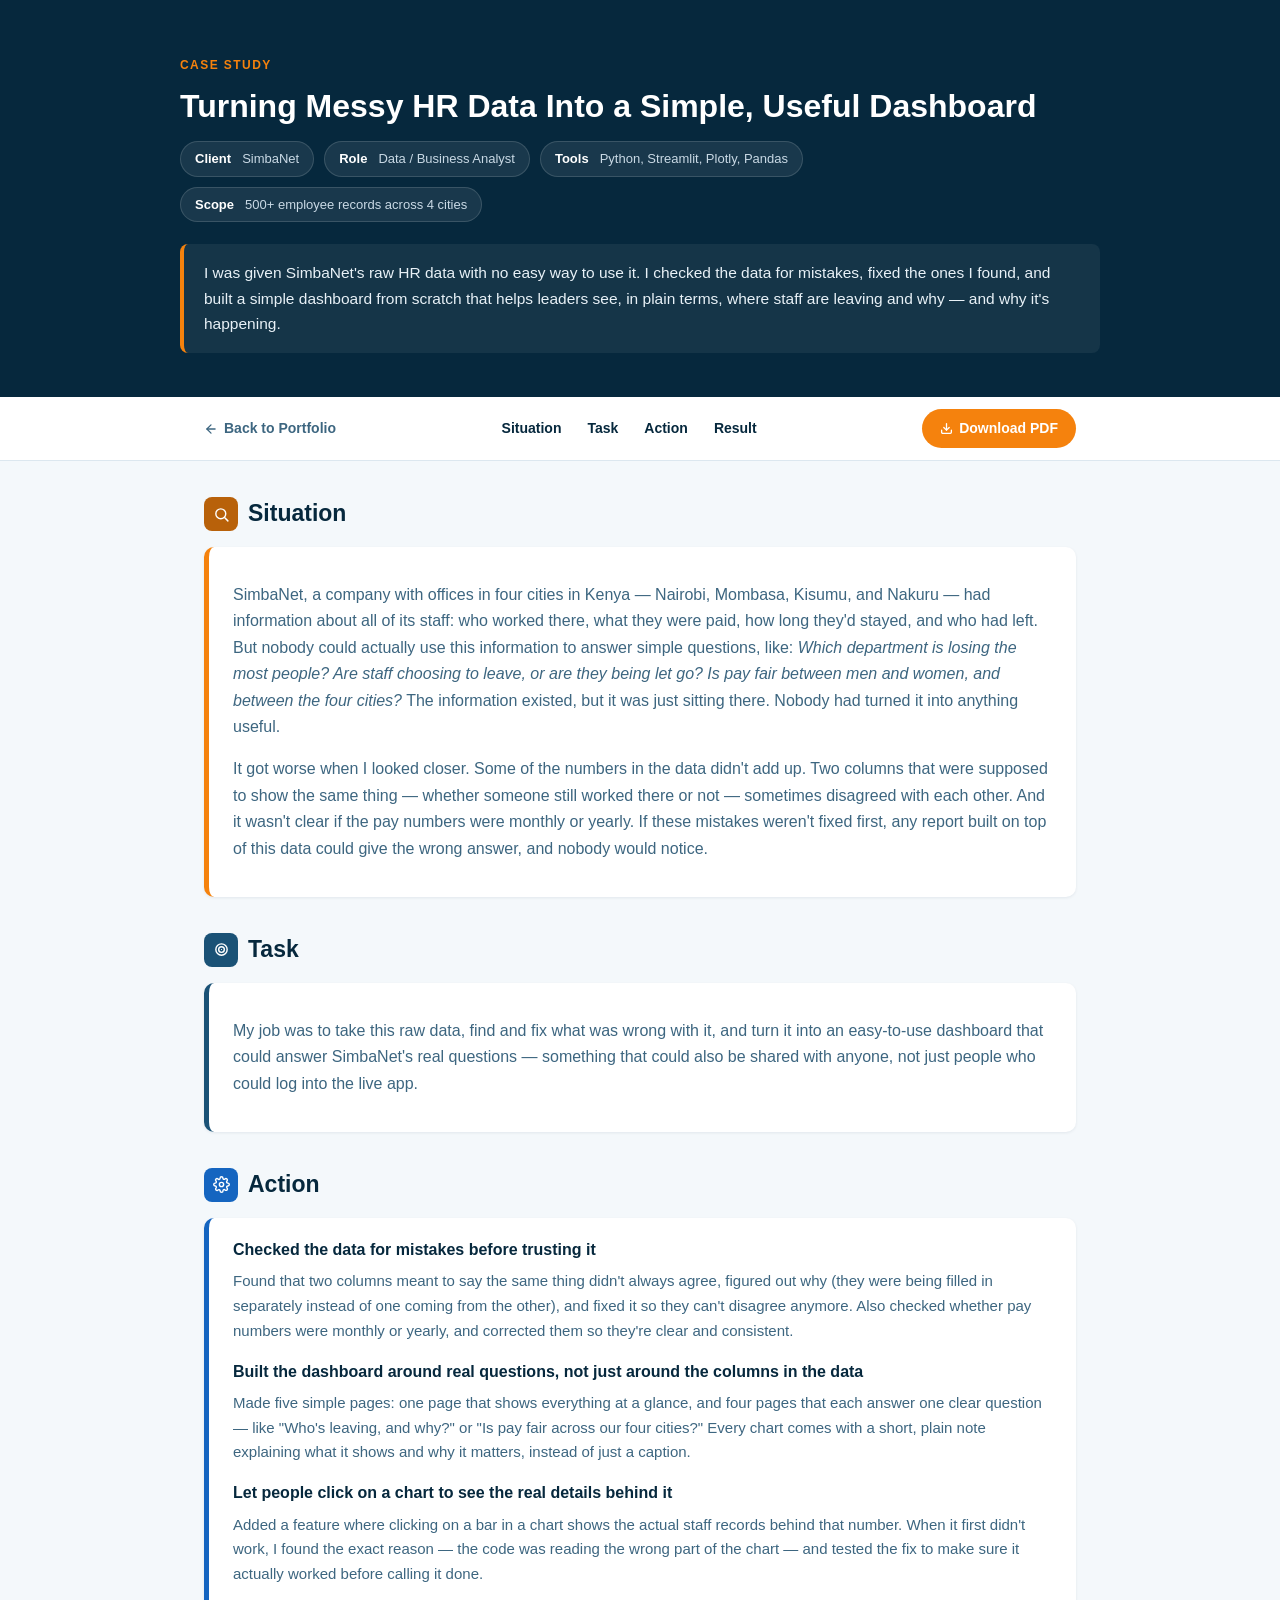
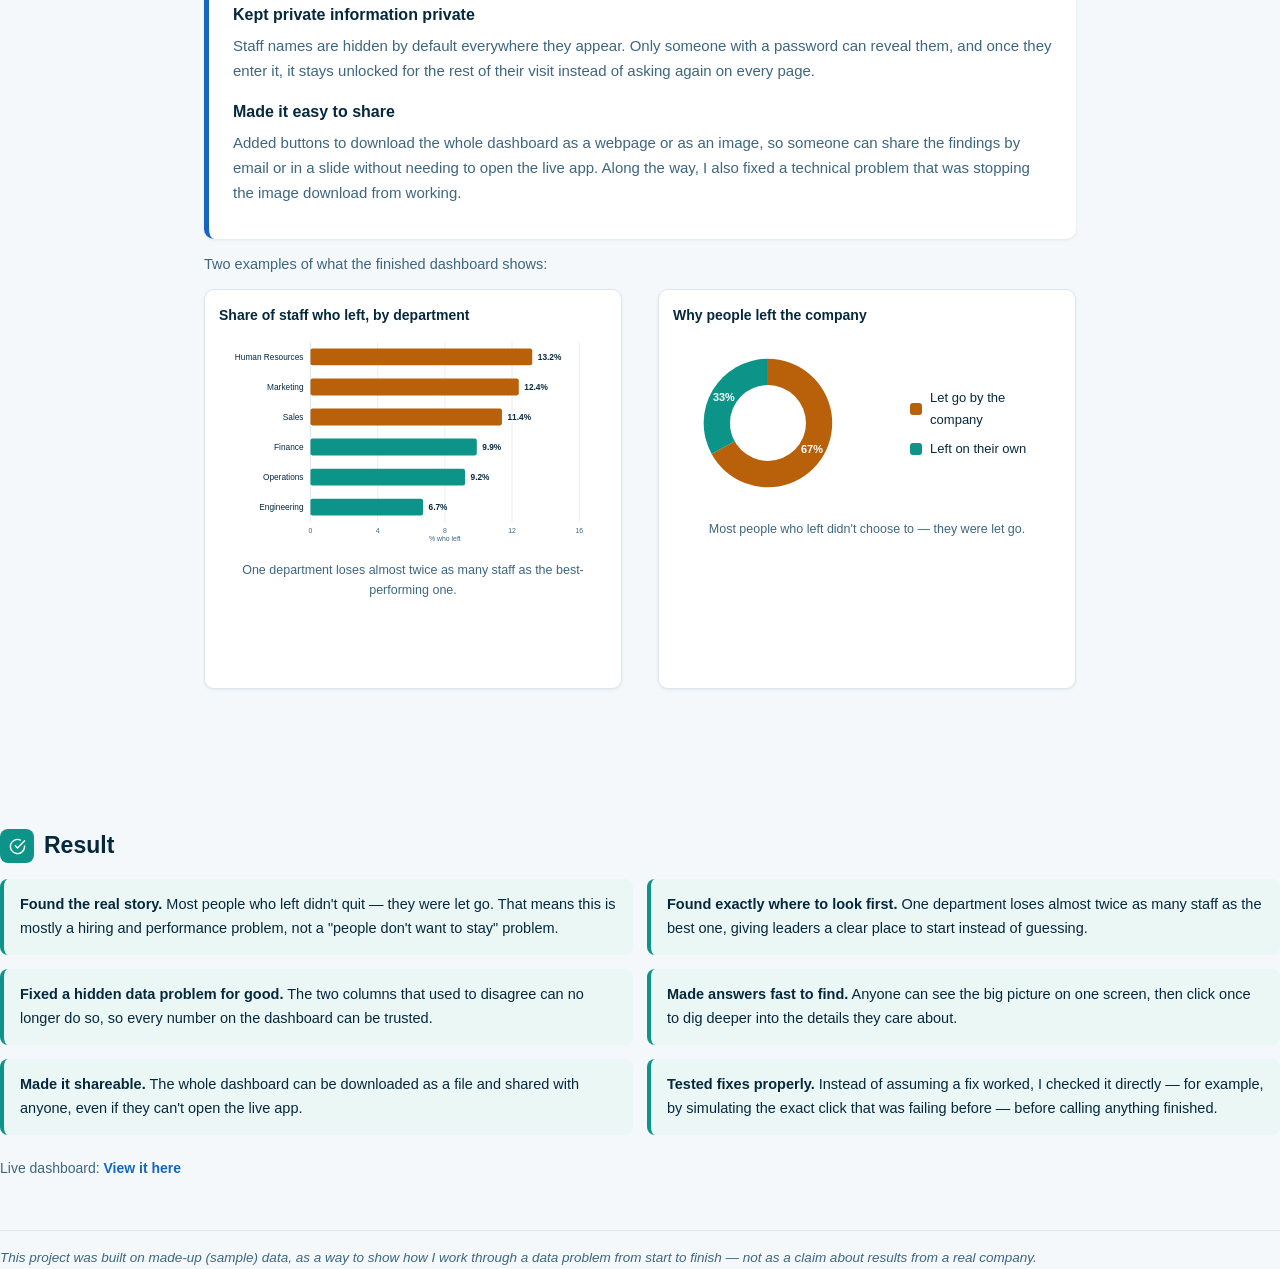
<file: templates/case_study_hrm.html>
<!DOCTYPE html>
<html lang="en"><head>
<meta charset="UTF-8"><meta name="viewport" content="width=device-width, initial-scale=1.0">
<title>Case Study — HRM Executive Dashboard</title>
<style>
:root {
  --navy:#06283D; --navy-mid:#0A3D5C; --navy-light:#1A5276;
  --orange:#F5820D; --orange-dark:#B8610A; --teal:#0D9488;
  --blue:#2196F3; --blue-dark:#1565C0;
  --white:#FFFFFF; --off-white:#F4F8FB; --text-mid:#3D6680; --grid:#DCE7EF;
  --font: 'Segoe UI', Inter, Arial, sans-serif;
}
* { box-sizing: border-box; }
body { margin:0; background:var(--off-white); color:var(--text-mid); font-family:var(--font); line-height:1.65; }
.wrap { max-width: 920px; margin: 0 auto; padding: 0 24px 80px 24px; }
.hero { background: var(--navy); color: var(--off-white); padding: 56px 24px 44px 24px; }
.hero .inner { max-width: 920px; margin:0 auto; }
.kicker { font-size:12px; font-weight:700; letter-spacing:.12em; text-transform:uppercase; color:var(--orange); margin-bottom:10px; }
.hero h1 { font-size: 32px; color:#fff; margin: 0 0 14px 0; line-height:1.3; }
.impact-box { background: rgba(255,255,255,0.06); border-left:4px solid var(--orange); border-radius:8px; padding:16px 20px; font-size:15.5px; color:#e8f1f7; }
.meta-pills { display:flex; flex-wrap:wrap; gap:10px; margin-bottom:22px; }
.meta-pill { display:inline-flex; align-items:baseline; gap:6px; background:rgba(255,255,255,0.08); border:1px solid rgba(255,255,255,0.14); border-radius:999px; padding:6px 14px; font-size:13px; color:#c9d9e5; }
.meta-pill b { color:#fff; font-weight:600; margin-right:5px; }
.nav { position: sticky; top:0; background:var(--white); border-bottom:1px solid var(--grid); z-index:10; }
.nav .inner { max-width:920px; margin:0 auto; padding:12px 24px; display:flex; align-items:center; justify-content:space-between; gap:16px; flex-wrap:wrap; }
.nav-sections { display:flex; gap:26px; flex-wrap:wrap; }
.nav a { color:var(--navy); text-decoration:none; font-weight:600; font-size:14px; display:inline-flex; align-items:center; gap:6px; }
.nav a:hover { color:var(--orange-dark); }
.nav-back { color:var(--text-mid) !important; font-weight:600; }
.nav-actions { display:flex; align-items:center; gap:14px; }
.nav-download-btn { background:var(--orange); color:#fff !important; border-radius:999px; padding:8px 18px; font-size:13px; font-weight:700; }
.nav-download-btn:hover { background:var(--orange-dark); color:#fff !important; }
@media (max-width: 560px) {
  .nav .inner { padding:10px 16px; }
  .nav-sections { gap:16px; font-size:13px; order:2; width:100%; }
  .nav-actions { order:1; width:100%; justify-content:space-between; }
}
section { margin-top: 34px; }
.section-label { display:flex; align-items:center; gap:10px; margin-bottom: 14px; }
.section-label .badge { width:34px; height:34px; border-radius:8px; display:flex; align-items:center; justify-content:center; font-size:17px; color:#fff; }
.badge.situation { background: var(--orange-dark); }
.badge.task { background: var(--navy-light); }
.badge.action { background: var(--blue-dark); }
.badge.result { background: var(--teal); }
.section-label h2 { margin:0; color:var(--navy); font-size: 23px; }
.card { background:#fff; border-radius:10px; padding:19px 24px; box-shadow:0 1px 3px rgba(6,40,61,0.08); margin-bottom:14px; }
.card.accent-orange { border-left:5px solid var(--orange); }
.card.accent-navy { border-left:5px solid var(--navy-light); }
.card.accent-blue { border-left:5px solid var(--blue-dark); }
.card.accent-teal { border-left:5px solid var(--teal); }
.action-item { margin-bottom: 15px; }
.action-item h3 { color:var(--navy); font-size:16px; margin:0 0 6px 0; }
.action-item p { margin:0; font-size:15px; }
.result-grid { display:grid; grid-template-columns: 1fr 1fr; gap:14px; }
.result-item { background:#EAF7F5; border-left:4px solid var(--teal); border-radius:8px; padding:14px 16px; font-size:14.5px; color:var(--navy); }
.chart-intro { font-size:14.5px; margin: 12px 0 4px 0; }
.chart-row { display:flex; gap:36px; margin: 12px 0 24px 0; }
.chart-box { flex: 1 1 0; min-width:0; min-height:400px; background:#fff; border-radius:10px; border:1px solid var(--grid); box-shadow:0 1px 3px rgba(6,40,61,0.08); padding:14px; }
.chart-box img { width:100%; height:auto; display:block; }
.chart-title { font-size:14px; font-weight:700; color:var(--navy); margin:0 0 8px 0; }
.chart-figure { display:flex; align-items:center; justify-content:center; }
.donut-legend { display:flex; flex-direction:column; gap:8px; margin-left:18px; }
.donut-legend-item { display:flex; align-items:center; gap:8px; font-size:13px; color:var(--navy); }
.donut-legend-swatch { width:12px; height:12px; border-radius:3px; flex-shrink:0; }
.chart-caption { font-size:12.5px; color:var(--text-mid); text-align:center; margin-top:8px; }
.closing-note { margin-top:50px; font-size:13.5px; font-style:italic; color:var(--text-mid); border-top:1px solid var(--grid); padding-top:16px; }
.footer-links { margin-top:22px; font-size:14px; }
.footer-links a { color:var(--blue-dark); font-weight:600; text-decoration:none; }
@media print {
  .nav { display:none; }
  .hero { -webkit-print-color-adjust: exact; print-color-adjust: exact; }
  .card { box-shadow:none; border:1px solid var(--grid); }
  .chart-row { page-break-inside: avoid; break-inside: avoid; }
}
@media (max-width: 640px) {
  .result-grid { grid-template-columns: 1fr; }
  .chart-row { flex-direction: column; }
  .chart-box { min-height: 360px; }
}
</style>
</head><body>

<div class="hero"><div class="inner">
  <div class="kicker">Case Study</div>
  <h1>Turning Messy HR Data Into a Simple, Useful Dashboard</h1>
  <div class="meta-pills">
    <span class="meta-pill"><b>Client</b> SimbaNet</span>
    <span class="meta-pill"><b>Role</b> Data / Business Analyst</span>
    <span class="meta-pill"><b>Tools</b> Python, Streamlit, Plotly, Pandas</span>
    <span class="meta-pill"><b>Scope</b> 500+ employee records across 4 cities</span>
  </div>
  <div class="impact-box">
    I was given SimbaNet's raw HR data with no easy way to use it. I checked the data for mistakes, fixed
    the ones I found, and built a simple dashboard from scratch that helps leaders see, in plain
    terms, where staff are leaving and why &mdash; and why it's happening.
  </div>
</div></div>


<div class="nav"><div class="inner">
  <div class="nav-actions">
    <a href="/#case-studies" class="nav-back"><svg aria-hidden="true" viewBox="0 0 24 24" width="14" height="14" fill="none" stroke="currentColor" stroke-width="2.2" stroke-linecap="round" stroke-linejoin="round"><line x1="19" y1="12" x2="5" y2="12"></line><polyline points="12 19 5 12 12 5"></polyline></svg> Back to Portfolio</a>
  </div>
  <div class="nav-sections">
    <a href="#situation">Situation</a>
    <a href="#task">Task</a>
    <a href="#action">Action</a>
    <a href="#result">Result</a>
  </div>
  <div class="nav-actions">
    <a href="{{ url_for('static', filename='files/hrm_case_study.pdf') }}" class="nav-download-btn" download><svg aria-hidden="true" viewBox="0 0 24 24" width="13" height="13" fill="none" stroke="currentColor" stroke-width="2.4" stroke-linecap="round" stroke-linejoin="round"><path d="M21 15v4a2 2 0 0 1-2 2H5a2 2 0 0 1-2-2v-4"></path><polyline points="7 10 12 15 17 10"></polyline><line x1="12" y1="15" x2="12" y2="3"></line></svg> Download PDF</a>
  </div>
</div></div>


<div class="wrap">

<section id="situation">
  <div class="section-label"><div class="badge situation"><svg aria-hidden="true" viewBox="0 0 24 24" width="17" height="17" fill="none" stroke="currentColor" stroke-width="2" stroke-linecap="round" stroke-linejoin="round"><circle cx="11" cy="11" r="7"></circle><line x1="21" y1="21" x2="16.65" y2="16.65"></line></svg></div><h2>Situation</h2></div>
  <div class="card accent-orange">
    <p>SimbaNet, a company with offices in four cities in Kenya &mdash; Nairobi, Mombasa, Kisumu, and Nakuru
    &mdash; had information about all of its staff: who worked there, what they were paid, how
    long they'd stayed, and who had left. But nobody could actually use this information to answer
    simple questions, like: <i>Which department is losing the most people? Are staff choosing to
    leave, or are they being let go? Is pay fair between men and women, and between the four
    cities?</i> The information existed, but it was just sitting there. Nobody had turned it into
    anything useful.</p>
    <p style="margin-top:14px;">It got worse when I looked closer. Some of the numbers in the data
    didn't add up. Two columns that were supposed to show the same thing &mdash; whether someone
    still worked there or not &mdash; sometimes disagreed with each other. And it wasn't clear if
    the pay numbers were monthly or yearly. If these mistakes weren't fixed first, any report
    built on top of this data could give the wrong answer, and nobody would notice.</p>
  </div>
</section>

<section id="task">
  <div class="section-label"><div class="badge task"><svg aria-hidden="true" viewBox="0 0 24 24" width="17" height="17" fill="none" stroke="currentColor" stroke-width="2" stroke-linecap="round" stroke-linejoin="round"><circle cx="12" cy="12" r="8"></circle><circle cx="12" cy="12" r="4"></circle><circle cx="12" cy="12" r="0.8" fill="currentColor" stroke="none"></circle></svg></div><h2>Task</h2></div>
  <div class="card accent-navy">
    <p>My job was to take this raw data, find and fix what was wrong with it, and turn it into an
    easy-to-use dashboard that could answer SimbaNet's real questions &mdash; something that
    could also be shared with anyone, not just people who could log into the live app.</p>
  </div>
</section>

<section id="action">
  <div class="section-label"><div class="badge action"><svg aria-hidden="true" viewBox="0 0 24 24" width="17" height="17" fill="none" stroke="currentColor" stroke-width="2" stroke-linecap="round" stroke-linejoin="round"><circle cx="12" cy="12" r="3"></circle><path d="M19.4 15a1.65 1.65 0 0 0 .33 1.82l.06.06a2 2 0 1 1-2.83 2.83l-.06-.06a1.65 1.65 0 0 0-1.82-.33 1.65 1.65 0 0 0-1 1.51V21a2 2 0 0 1-4 0v-.09A1.65 1.65 0 0 0 9 19.4a1.65 1.65 0 0 0-1.82.33l-.06.06a2 2 0 1 1-2.83-2.83l.06-.06a1.65 1.65 0 0 0 .33-1.82 1.65 1.65 0 0 0-1.51-1H3a2 2 0 0 1 0-4h.09A1.65 1.65 0 0 0 4.6 9a1.65 1.65 0 0 0-.33-1.82l-.06-.06a2 2 0 1 1 2.83-2.83l.06.06a1.65 1.65 0 0 0 1.82.33H9a1.65 1.65 0 0 0 1-1.51V3a2 2 0 0 1 4 0v.09a1.65 1.65 0 0 0 1 1.51 1.65 1.65 0 0 0 1.82-.33l.06-.06a2 2 0 1 1 2.83 2.83l-.06.06a1.65 1.65 0 0 0-.33 1.82V9a1.65 1.65 0 0 0 1.51 1H21a2 2 0 0 1 0 4h-.09a1.65 1.65 0 0 0-1.51 1z"></path></svg></div><h2>Action</h2></div>
  <div class="card accent-blue">

    <div class="action-item">
      <h3>Checked the data for mistakes before trusting it</h3>
      <p>Found that two columns meant to say the same thing didn't always agree, figured out why
      (they were being filled in separately instead of one coming from the other), and fixed it so
      they can't disagree anymore. Also checked whether pay numbers were monthly or yearly, and
      corrected them so they're clear and consistent.</p>
    </div>

    <div class="action-item">
      <h3>Built the dashboard around real questions, not just around the columns in the data</h3>
      <p>Made five simple pages: one page that shows everything at a glance, and four pages that
      each answer one clear question &mdash; like "Who's leaving, and why?" or "Is pay fair across
      our four cities?" Every chart comes with a short, plain note explaining what it shows and why
      it matters, instead of just a caption.</p>
    </div>

    <div class="action-item">
      <h3>Let people click on a chart to see the real details behind it</h3>
      <p>Added a feature where clicking on a bar in a chart shows the actual staff records behind
      that number. When it first didn't work, I found the exact reason &mdash; the code was reading
      the wrong part of the chart &mdash; and tested the fix to make sure it actually worked before
      calling it done.</p>
    </div>

    <div class="action-item">
      <h3>Kept private information private</h3>
      <p>Staff names are hidden by default everywhere they appear. Only someone with a password can
      reveal them, and once they enter it, it stays unlocked for the rest of their visit instead of
      asking again on every page.</p>
    </div>

    <div class="action-item">
      <h3>Made it easy to share</h3>
      <p>Added buttons to download the whole dashboard as a webpage or as an image, so someone can
      share the findings by email or in a slide without needing to open the live app. Along the
      way, I also fixed a technical problem that was stopping the image download from working.</p>
    </div>

  </div>

  <p class="chart-intro">Two examples of what the finished dashboard shows:</p>
  <div class="chart-row">
    <div class="chart-box">
      <p class="chart-title">Share of staff who left, by department</p>
      <svg aria-hidden="true" viewBox="0 0 560 300" width="100%" style="overflow:visible" xmlns="http://www.w3.org/2000/svg"><line x1="132.0" y1="10" x2="132.0" y2="270" stroke="#DCE7EF" stroke-width="1"/><text x="132.0" y="286" font-size="10" fill="#3D6680" text-anchor="middle" font-family="Segoe UI, Inter, Arial, sans-serif">0</text><line x1="229.0" y1="10" x2="229.0" y2="270" stroke="#DCE7EF" stroke-width="1"/><text x="229.0" y="286" font-size="10" fill="#3D6680" text-anchor="middle" font-family="Segoe UI, Inter, Arial, sans-serif">4</text><line x1="326.0" y1="10" x2="326.0" y2="270" stroke="#DCE7EF" stroke-width="1"/><text x="326.0" y="286" font-size="10" fill="#3D6680" text-anchor="middle" font-family="Segoe UI, Inter, Arial, sans-serif">8</text><line x1="423.0" y1="10" x2="423.0" y2="270" stroke="#DCE7EF" stroke-width="1"/><text x="423.0" y="286" font-size="10" fill="#3D6680" text-anchor="middle" font-family="Segoe UI, Inter, Arial, sans-serif">12</text><line x1="520.0" y1="10" x2="520.0" y2="270" stroke="#DCE7EF" stroke-width="1"/><text x="520.0" y="286" font-size="10" fill="#3D6680" text-anchor="middle" font-family="Segoe UI, Inter, Arial, sans-serif">16</text><text x="326.0" y="298" font-size="10" fill="#3D6680" text-anchor="middle" font-family="Segoe UI, Inter, Arial, sans-serif">% who left</text><line x1="132" y1="10" x2="132" y2="270" stroke="#DCE7EF" stroke-width="1"/><text x="122" y="35.7" font-size="12" fill="#06283D" text-anchor="end" font-family="Segoe UI, Inter, Arial, sans-serif">Human Resources</text><rect x="132" y="19.5" width="320.1" height="24.3" rx="3" fill="#B8610A"/><text x="460.1" y="35.7" font-size="12" font-weight="700" fill="#06283D" font-family="Segoe UI, Inter, Arial, sans-serif">13.2%</text><text x="122" y="79.0" font-size="12" fill="#06283D" text-anchor="end" font-family="Segoe UI, Inter, Arial, sans-serif">Marketing</text><rect x="132" y="62.9" width="300.7" height="24.3" rx="3" fill="#B8610A"/><text x="440.7" y="79.0" font-size="12" font-weight="700" fill="#06283D" font-family="Segoe UI, Inter, Arial, sans-serif">12.4%</text><text x="122" y="122.3" font-size="12" fill="#06283D" text-anchor="end" font-family="Segoe UI, Inter, Arial, sans-serif">Sales</text><rect x="132" y="106.2" width="276.4" height="24.3" rx="3" fill="#B8610A"/><text x="416.4" y="122.3" font-size="12" font-weight="700" fill="#06283D" font-family="Segoe UI, Inter, Arial, sans-serif">11.4%</text><text x="122" y="165.7" font-size="12" fill="#06283D" text-anchor="end" font-family="Segoe UI, Inter, Arial, sans-serif">Finance</text><rect x="132" y="149.5" width="240.1" height="24.3" rx="3" fill="#0D9488"/><text x="380.1" y="165.7" font-size="12" font-weight="700" fill="#06283D" font-family="Segoe UI, Inter, Arial, sans-serif">9.9%</text><text x="122" y="209.0" font-size="12" fill="#06283D" text-anchor="end" font-family="Segoe UI, Inter, Arial, sans-serif">Operations</text><rect x="132" y="192.9" width="223.1" height="24.3" rx="3" fill="#0D9488"/><text x="363.1" y="209.0" font-size="12" font-weight="700" fill="#06283D" font-family="Segoe UI, Inter, Arial, sans-serif">9.2%</text><text x="122" y="252.3" font-size="12" fill="#06283D" text-anchor="end" font-family="Segoe UI, Inter, Arial, sans-serif">Engineering</text><rect x="132" y="236.2" width="162.5" height="24.3" rx="3" fill="#0D9488"/><text x="302.5" y="252.3" font-size="12" font-weight="700" fill="#06283D" font-family="Segoe UI, Inter, Arial, sans-serif">6.7%</text></svg>
      <div class="chart-caption">One department loses almost twice as many staff as the best-performing one.</div>
    </div>
    <div class="chart-box">
      <p class="chart-title">Why people left the company</p>
      <div class="chart-figure">
        <svg aria-hidden="true" viewBox="0 0 300 240" width="220" height="176" xmlns="http://www.w3.org/2000/svg"><path d="M 130 120 L 130.00 32.00 A 88 88 0 1 1 52.89 162.39 Z" fill="#B8610A"/><text x="190.3" y="155.6" dy="0.35em" font-size="15" font-weight="700" fill="#FFFFFF" text-anchor="middle" font-family="Segoe UI, Inter, Arial, sans-serif">67%</text><path d="M 130 120 L 52.89 162.39 A 88 88 0 0 1 130.00 32.00 Z" fill="#0D9488"/><text x="69.7" y="84.4" dy="0.35em" font-size="15" font-weight="700" fill="#FFFFFF" text-anchor="middle" font-family="Segoe UI, Inter, Arial, sans-serif">33%</text><circle cx="130" cy="120" r="52" fill="#FFFFFF"/></svg>
        <div class="donut-legend">
          <div class="donut-legend-item"><span class="donut-legend-swatch" style="background:#B8610A;"></span>Let go by the company</div>
          <div class="donut-legend-item"><span class="donut-legend-swatch" style="background:#0D9488;"></span>Left on their own</div>
        </div>
      </div>
      <div class="chart-caption">Most people who left didn't choose to &mdash; they were let go.</div>
    </div>
  </div>
  </div>
</section>

<section id="result">
  <div class="section-label"><div class="badge result"><svg aria-hidden="true" viewBox="0 0 24 24" width="17" height="17" fill="none" stroke="currentColor" stroke-width="2" stroke-linecap="round" stroke-linejoin="round"><path d="M22 11.08V12a10 10 0 1 1-5.93-9.14"></path><polyline points="22 4 12 14.01 9 11.01"></polyline></svg></div><h2>Result</h2></div>
  <div class="result-grid">
    <div class="result-item"><b>Found the real story.</b> Most people who left didn't quit &mdash;
    they were let go. That means this is mostly a hiring and performance problem, not a "people
    don't want to stay" problem.</div>
    <div class="result-item"><b>Found exactly where to look first.</b> One department loses almost
    twice as many staff as the best one, giving leaders a clear place to start instead of guessing.</div>
    <div class="result-item"><b>Fixed a hidden data problem for good.</b> The two columns that used
    to disagree can no longer do so, so every number on the dashboard can be trusted.</div>
    <div class="result-item"><b>Made answers fast to find.</b> Anyone can see the big picture on
    one screen, then click once to dig deeper into the details they care about.</div>
    <div class="result-item"><b>Made it shareable.</b> The whole dashboard can be downloaded as a
    file and shared with anyone, even if they can't open the live app.</div>
    <div class="result-item"><b>Tested fixes properly.</b> Instead of assuming a fix worked, I
    checked it directly &mdash; for example, by simulating the exact click that was failing before
    &mdash; before calling anything finished.</div>
  </div>

  <div class="footer-links">
    Live dashboard: <a href="https://lawrenceotieno-hrm-executive-dashboard-app-wggi3y.streamlit.app/">View it here</a>
  </div>

  <div class="closing-note">
    This project was built on made-up (sample) data, as a way to show how I work through a data
    problem from start to finish &mdash; not as a claim about results from a real company.
  </div>
</section>

</div>

</body></html>
</file>
